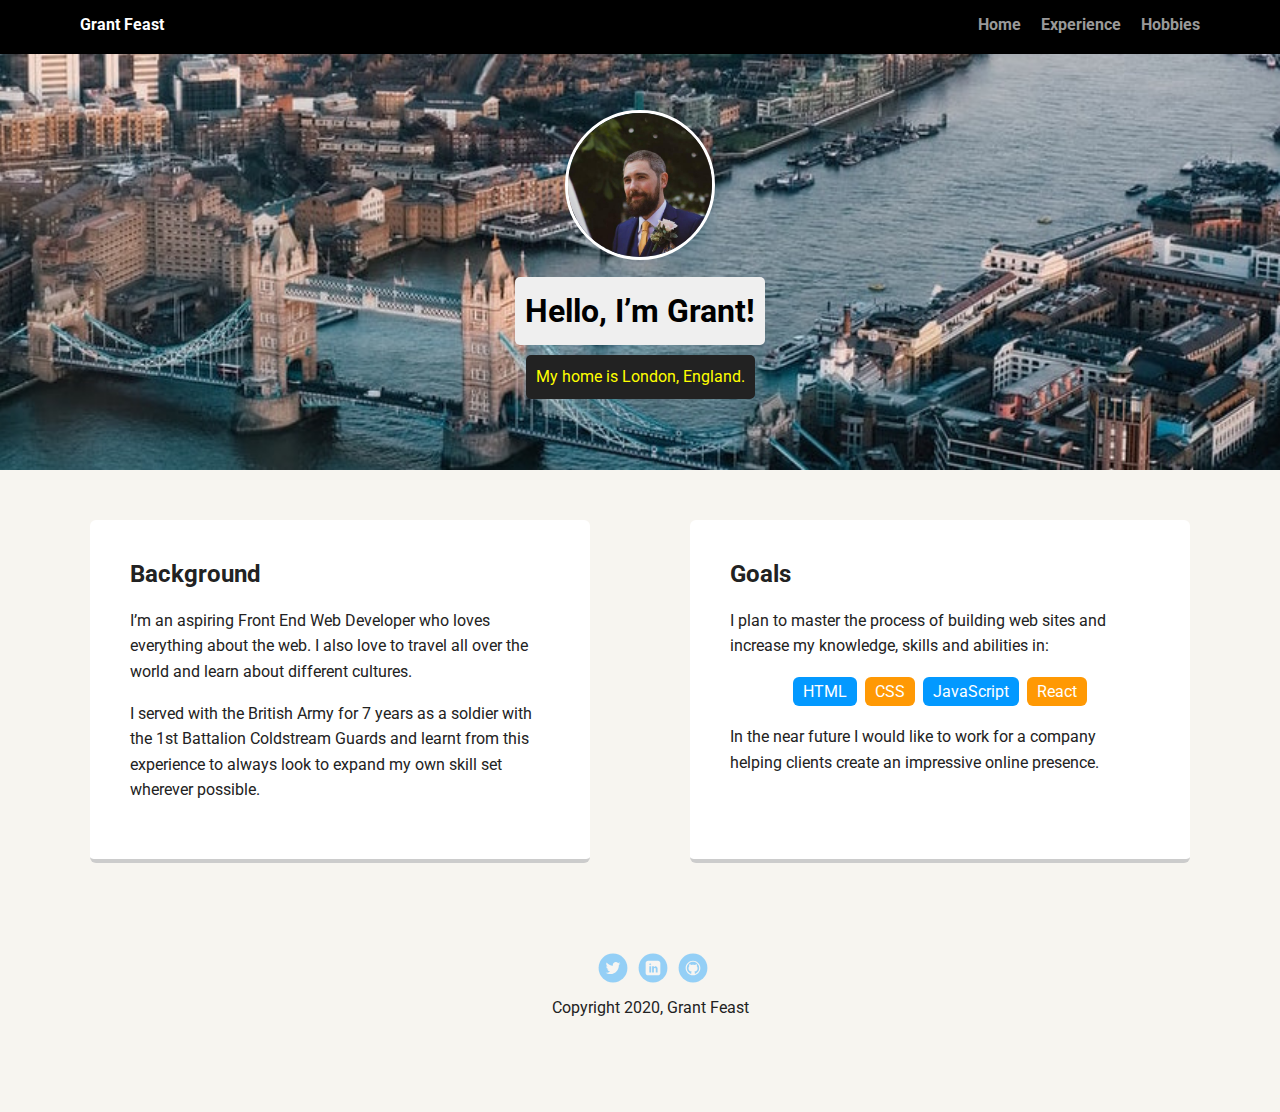
<file: index.html>
<!doctype html>
<html lang="en">
<head>
  <meta charset="utf-8">
  <title>Grant Feast's Profile</title>
  <meta name="viewport" content="width=device-width, initial-scale=1.0">
  <link rel="stylesheet" href="styles.css">
  <link href="https://fonts.googleapis.com/css?family=Muli%7CRoboto:400,300,500,700,900" rel="stylesheet"></head>
  <body>

    <nav class="main-nav">
        <ul class="nav">
          <li class="name">Grant Feast</li>
          <li><a href="index.html">Home</a></li>
          <li><a href="experience.html">Experience</a></li>
          <li><a href="hobbies.html">Hobbies</a></li>
        </ul>
      </nav>

    <header>
      <img src="images/Grant.jpeg" alt="Grant Feast" class="profile-image">
      <h1 class="tag name">Hello, I’m Grant!</h1>
      <p class="tag location">My home is London, England.</p>
    </header>

    <main class="flex">
      <section class="card">
        <h2>Background</h2>
        <p>I’m an aspiring Front End Web Developer who loves everything about the web. I also love to travel all over the world and learn about different cultures. </p>
        <p>I served with the British Army for 7 years as a soldier with the 1st Battalion Coldstream Guards and learnt from this experience to always look to expand my own skill set wherever possible.</p>
      </section> 

      <section class="card">
        <h2>Goals</h2>
        <p>I plan to master the process of building web sites and increase my knowledge, skills and abilities in:</p>
        <ul class="skills">
          <li>HTML</li>
          <li>CSS</li>
          <li>JavaScript</li>
          <li>React</li>
        </ul>
        <p>In the near future I would like to work for a company helping clients create an impressive online presence.</p>
      </section> 

    </main>
    <footer>
      <ul>
        <li><a href="https://twitter.com/GrantFeast" class="social twitter">Twitter</a></li>
        <li><a href="https://www.linkedin.com/in/grantfeast/" class="social linkedin">LinkedIn</a></li>
        <li><a href="https://github.com/Grant-Feast" class="social github">Github</a></li>
      </ul>
      <p class="copyright">Copyright 2020, Grant Feast</p>
    </footer>
  </body>
  </html>
</file>
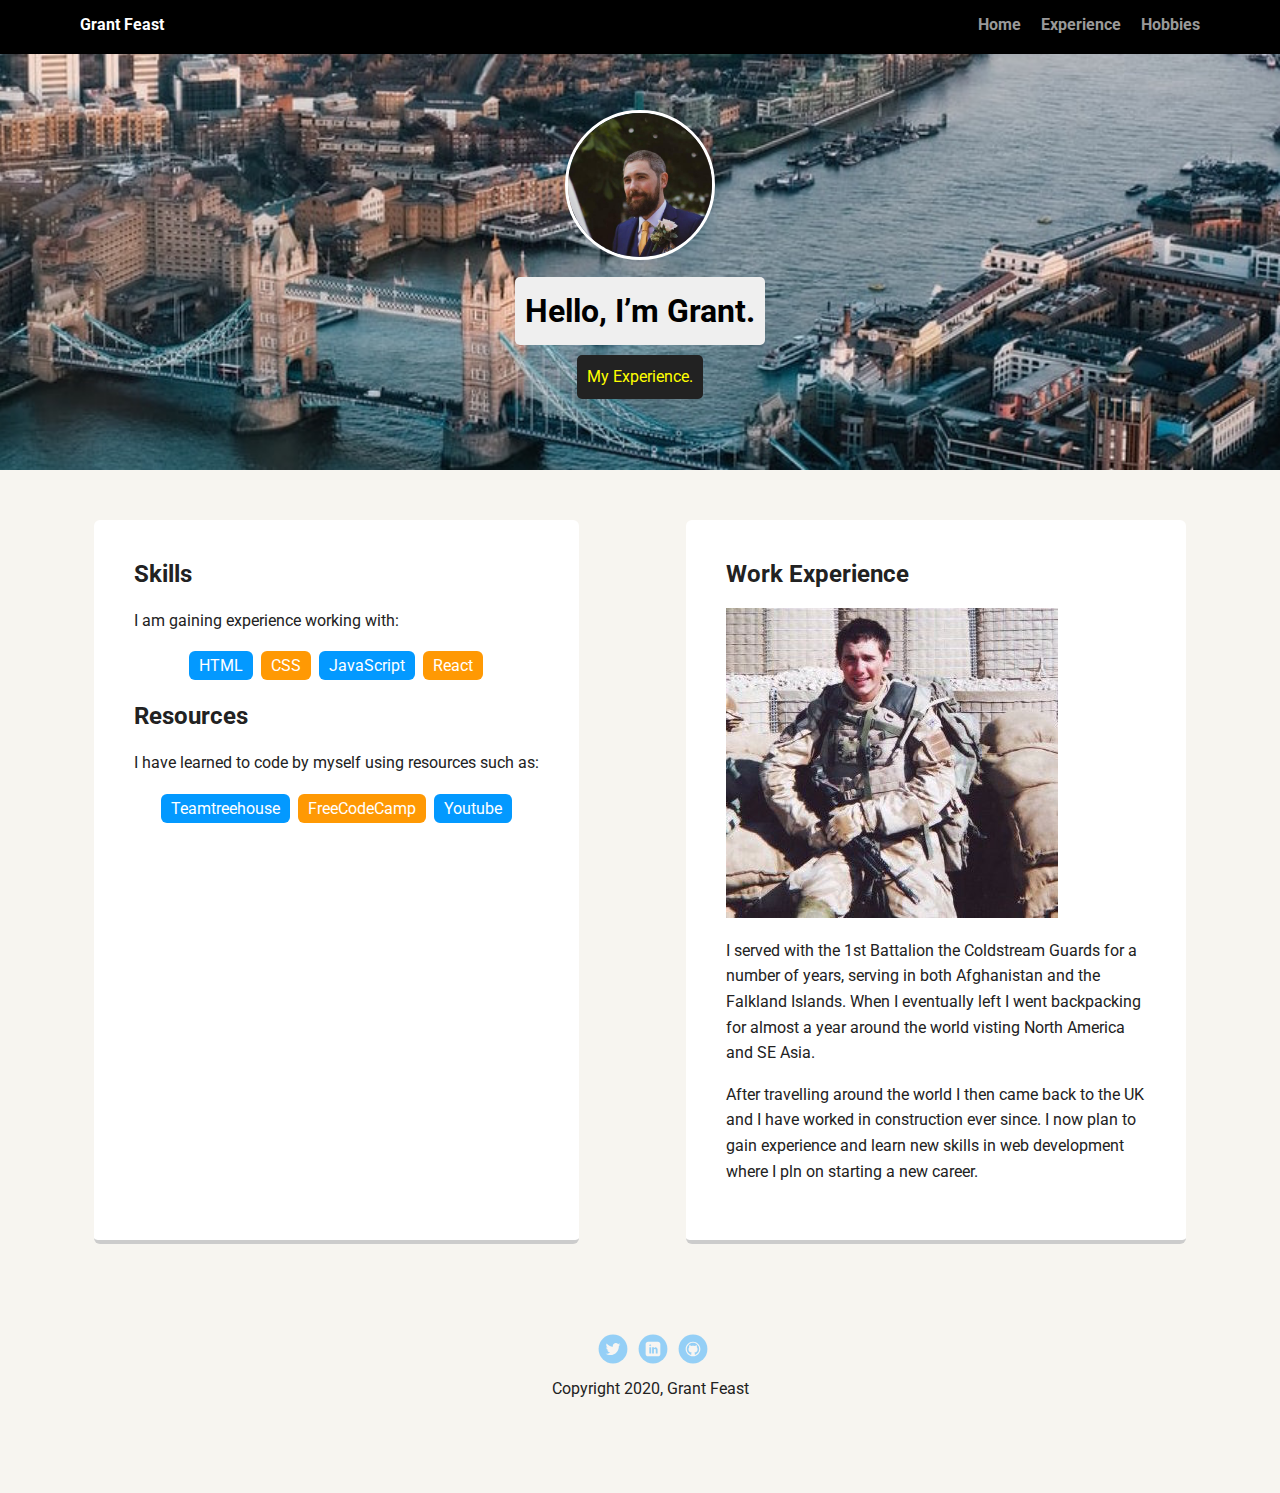
<file: experience.html>
<!DOCTYPE html>
<html lang="en">
<head>
    <meta charset="UTF-8">
    <meta name="viewport" content="width=device-width, initial-scale=1.0">
    <title>experience</title>
    <link rel="stylesheet" href="styles.css">
    <link href="https://fonts.googleapis.com/css?family=Muli%7CRoboto:400,300,500,700,900" rel="stylesheet">
</head>
<body>
    <nav class="main-nav">
        <ul class="nav">
          <li class="name">Grant Feast</li>
          <li><a href="index.html">Home</a></li>
          <li><a href="experience.html">Experience</a></li>
          <li><a href="hobbies.html">Hobbies</a></li>
        </ul>
      </nav>

    <header>
        <img src="images/Grant.jpeg" alt="Grant Feast" class="profile-image">
        <h1 class="tag name">Hello, I’m Grant.</h1>
        <p class="tag location">My Experience.</p>
    </header>

    <main class="flex">
      <section class="card">
        <h2>Skills</h2>
        <p>I am gaining experience working with:</p>
        <ul class="skills">
          <li>HTML</li>
          <li>CSS</li>
          <li>JavaScript</li>
          <li>React</li>
        </ul>
        <h2>Resources</h2>
        <p>I have learned to code by myself using resources such as:</p>
        <ul class="skills">
          <li>Teamtreehouse</li>
          <li>FreeCodeCamp</li>
          <li>Youtube</li>
        </ul>
      </section> 

      <section class="card">
        <h2>Work Experience</h2>
        <img src="images/grant.jpg" alt="Grant in Afghanistan">
        <p>I served with the 1st Battalion the Coldstream Guards for a number of years, serving in both Afghanistan and the Falkland Islands. When I eventually left I went backpacking for almost a year around the world visting North America and SE Asia.</p>
        <p>After travelling around the world I then came back to the UK and I have worked in construction ever since. I now plan to gain experience and learn new skills in web development where I pln on starting a new career.</p>
      </section>
    </main>

    <footer>
      <ul>
        <li><a href="https://twitter.com/GrantFeast" class="social twitter">Twitter</a></li>
        <li><a href="https://www.linkedin.com/in/grantfeast/" class="social linkedin">LinkedIn</a></li>
        <li><a href="https://github.com/Grant-Feast" class="social github">Github</a></li>
      </ul>
      <p class="copyright">Copyright 2020, Grant Feast</p>
    </footer>
    
</body>
</html>
</file>
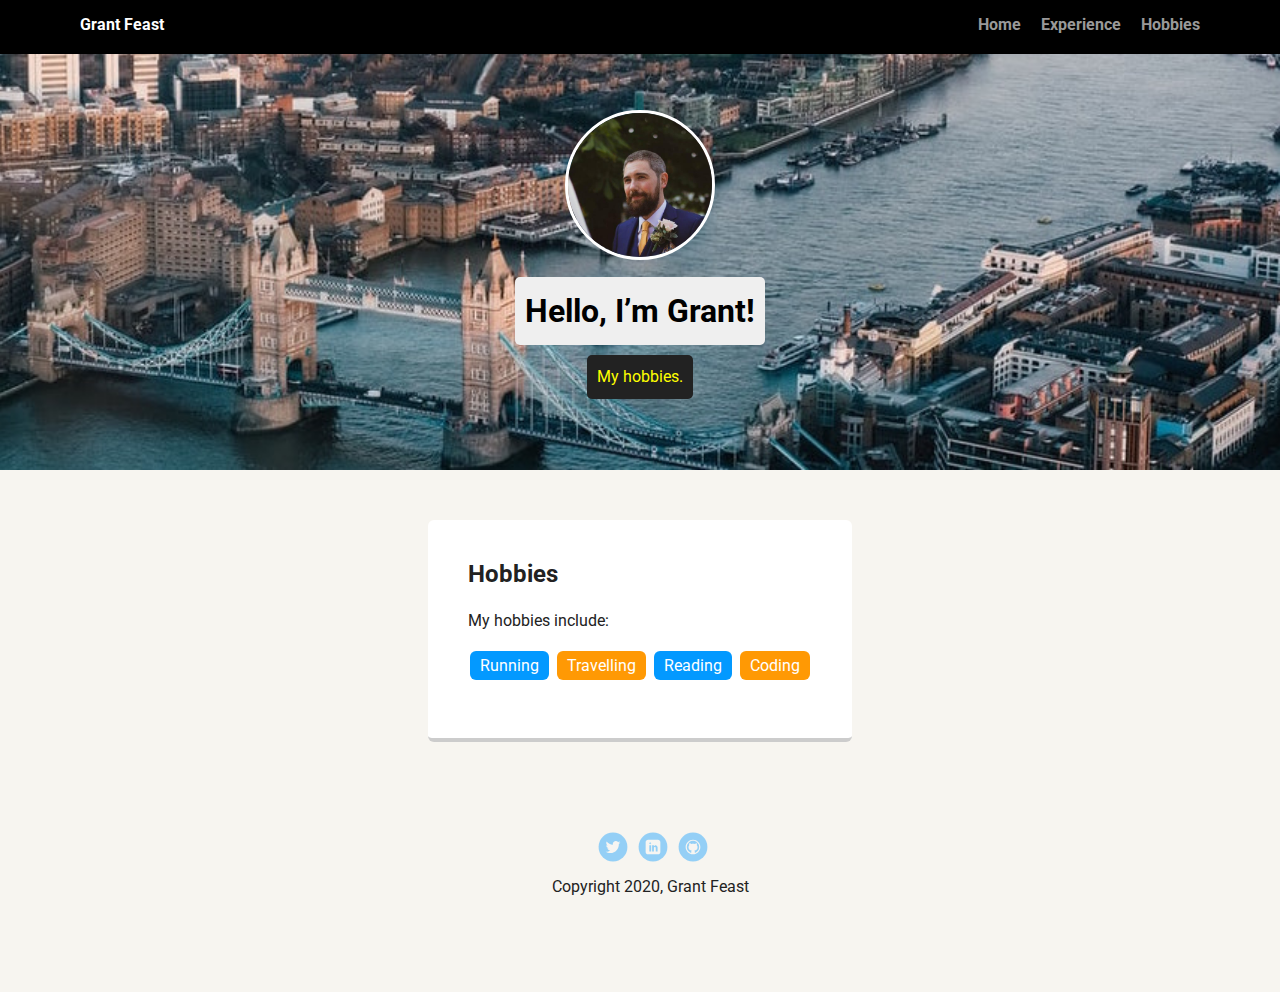
<file: hobbies.html>
<!DOCTYPE html>
<html lang="en">
<head>
    <meta charset="UTF-8">
    <meta name="viewport" content="width=device-width, initial-scale=1.0">
    <title>Hobbies</title>
    <link rel="stylesheet" href="styles.css">
    <link href="https://fonts.googleapis.com/css?family=Muli%7CRoboto:400,300,500,700,900" rel="stylesheet">
</head>
<body>

    <nav class="main-nav">
        <ul class="nav">
          <li class="name">Grant Feast</li>
          <li><a href="index.html">Home</a></li>
          <li><a href="experience.html">Experience</a></li>
          <li><a href="hobbies.html">Hobbies</a></li>
        </ul>
      </nav>

    <header>
      <img src="images/Grant.jpeg" alt="Grant Feast" class="profile-image">
      <h1 class="tag name">Hello, I’m Grant!</h1>
      <p class="tag location">My hobbies.</p>
    </header>

    <main class="flex">
        <section class="card">
          <h2>Hobbies</h2>
          <p>My hobbies include:</p>
          <ul class="skills">
            <li>Running</li>
            <li>Travelling</li>
            <li>Reading</li>
            <li>Coding</li>
          </ul>
        </section>       
      </main>

      <footer>
        <ul>
          <li><a href="https://twitter.com/GrantFeast" class="social twitter">Twitter</a></li>
          <li><a href="https://www.linkedin.com/in/grantfeast/" class="social linkedin">LinkedIn</a></li>
          <li><a href="https://github.com/Grant-Feast" class="social github">Github</a></li>
        </ul>
        <p class="copyright">Copyright 2020, Grant Feast</p>
      </footer>
    
</body>
</html>
</file>
<file: styles.css>
/* Global Layout Set-up */
* { 
  box-sizing: border-box;
}
  
body {
  margin: 0;
  padding: 0;
  text-align: center;
  font-family: 'Roboto', sans-serif;
  color: #222;
  background: #f7f5f0;
}
/* Link Styles */

a {
  text-decoration: none;
  color: #999;
}
a:hover {
  color: #6633ff;
}

/* Section Styles */

.main-nav {
  width: 100%;
  background: black;
  min-height: 30px;
  padding: 10px;
  position: fixed;
  text-align: center;
}
.nav {
  display: flex;
  justify-content: space-around;
  font-weight: 700;
  list-style-type: none;
  margin: 0 auto;
  padding: 0;
}

.nav .name {
    display: block;
    margin-right: auto;
    color: white;
}
.nav li {
  padding: 5px 10px 10px 10px;
}
.nav a {
  transition: all .5s;
}
.nav a:hover {
  color: white
}

header {
  text-align: center;
  background: url('images/London.jpg') no-repeat top center ;
  background-size: cover;
  overflow: hidden;
  padding-top: 60px;
}
header {
  line-height: 1.5;
}
header .profile-image {
  margin-top: 50px;
  width: 150px;
  height: 150px;
  border-radius: 50%;
  border: 3px solid white;
  transition: all .5s;
}
header .profile-image:hover {
  transform: scale(1.2) rotate(360deg);
}
.tag {
  background-color: #efefef;
  color: black;
  padding: 10px;
  border-radius: 5px;
  display: table;
  margin: 10px auto;
} 
.location {
  background-color: #222;
  color: yellow;
}
.card {
  margin: 30px;
  padding: 20px 40px 40px;
  max-width: 500px;
  text-align: left;
  background: #fff;
  border-bottom: 4px solid #ccc;
  border-radius: 6px;
  transition: all .5s;
}
.card:hover {
  border-color: #ff99ff;
}

ul.skills {
  padding: 0;
  text-align: center;
}

.skills li {
  border-radius: 6px;
  display: inline-block;
  background: #ff9904;
  color: white;
  padding: 5px 10px;
  margin: 2px;
}

.skills li:nth-child(odd) {
  background: #0399ff;
}

footer {
  width: 100%;
  min-height: 30px;
  padding: 20px 0 40px 20px;
}

footer .copyright {
  top: -8px;
  font-size: .75em;
}

footer ul {
  list-style-type: none;
  margin: 0;
  padding: 0;
}

footer ul li {
  display: inline-block;
}

a.social {
  display: inline-block;
  text-indent: -9999px;
  margin-left: 5px;
  width: 30px;
  height: 30px;
  background-size: 30px 30px;
  opacity: .4;
  transition: all .5s;
}
a.twitter {
  background-image: url(images/twitter.svg);
}
a.linkedin {
  background-image: url(images/linkedin.svg);
}
a.github {
  background-image: url(images/github.svg);
}
a.social:hover {
  opacity: 1;
}
.clearfix {
  clear: both;
}

/* Styles for larger screens */
@media screen and (min-width: 720px) {
  
  .flex {
      display: -ms-flexbox;      /* TWEENER - IE 10 */
      display: flex; 
      max-width: 1200px;
      -ms-flex-pack: distribute;
      justify-content: space-around;
      margin: 0 auto;
  }

  header {
    min-height: 470px;
  }

  .nav {
    max-width: 1200px;
    padding: 0 30px;
  }


  main {
    padding-top: 20px;
  }

  main p {
    line-height: 1.6em;
  }

  footer {
    font-size: 1.3em;
    max-width: 1200px;
    margin: 40px auto;
  }

}
</file>
